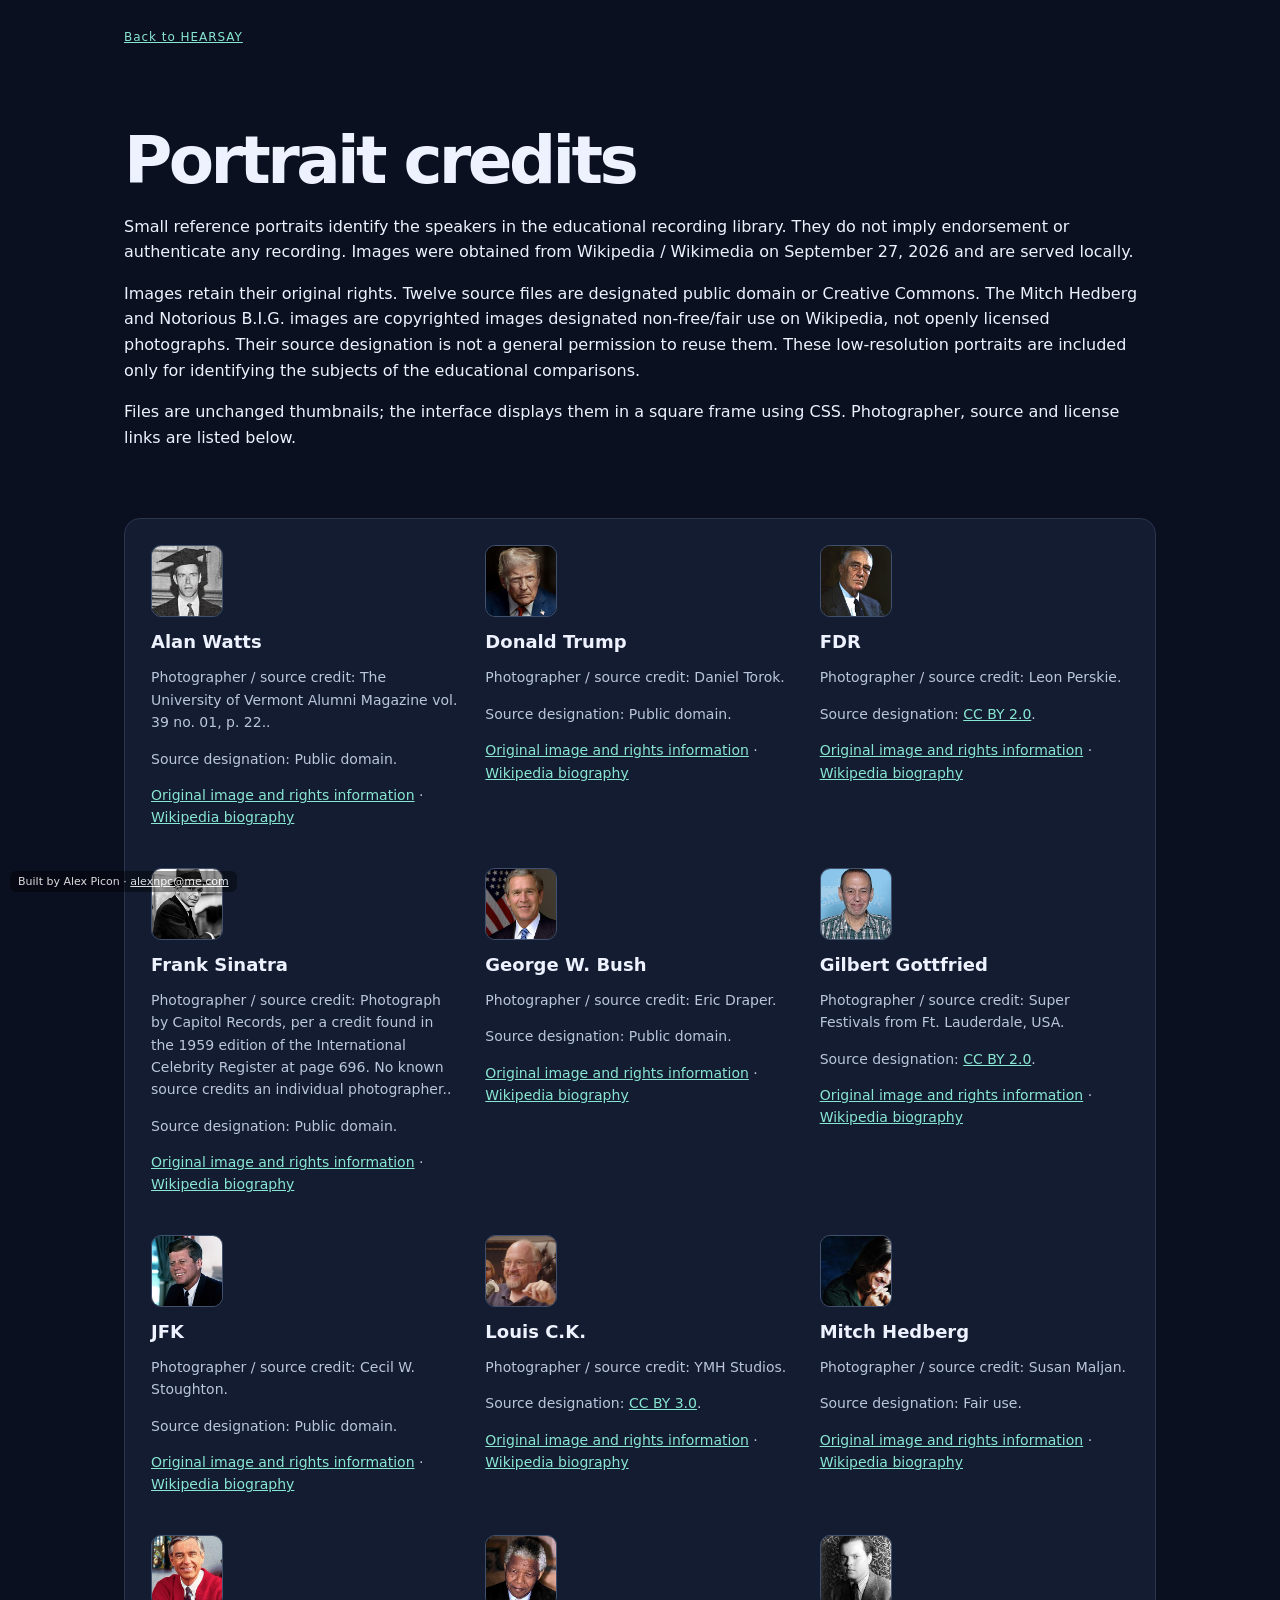
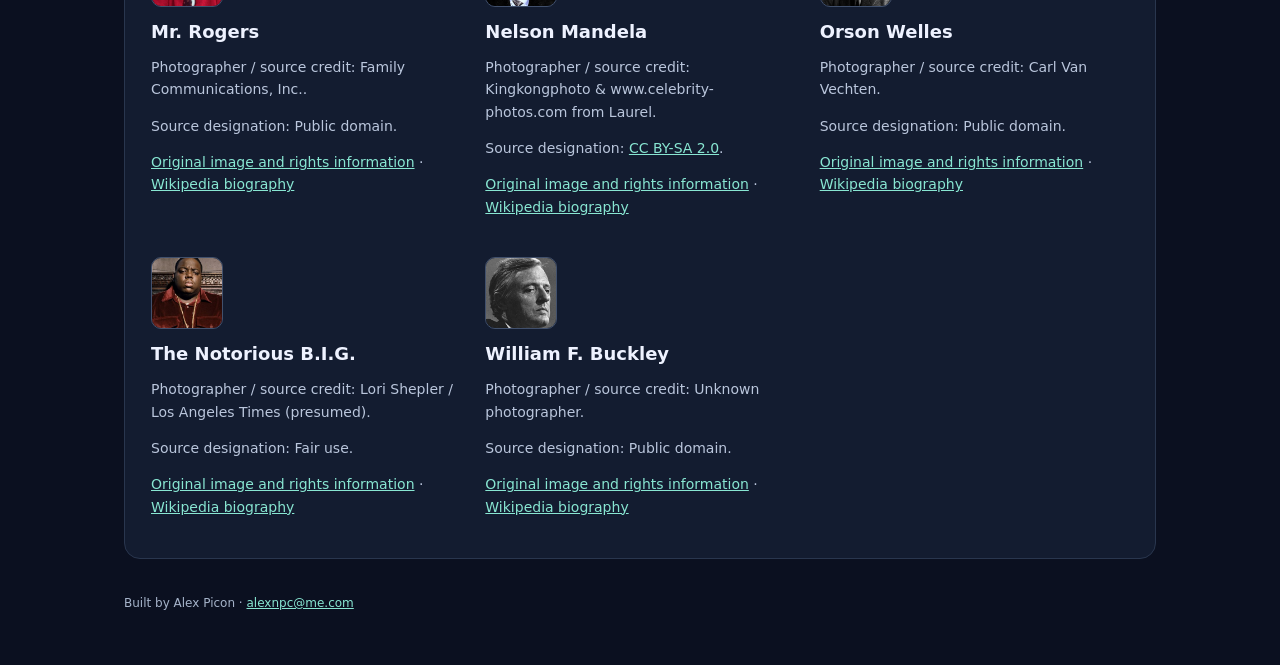
<file: apps/hearsay-compare/portraits/index.html>
<!doctype html>
<!-- Author: Alex Picon <alexnpc@me.com> -->
<html lang="en"><head><meta charset="utf-8"><meta name="author" content="Alex Picon, alexnpc@me.com"><meta name="viewport" content="width=device-width,initial-scale=1"><title>HEARSAY · Portrait credits</title><link rel="stylesheet" href="../style.css"></head><body><main><nav><a href="../">Back to HEARSAY</a></nav><header><h1>Portrait credits</h1><p>Small reference portraits identify the speakers in the educational recording library. They do not imply endorsement or authenticate any recording. Images were obtained from Wikipedia / Wikimedia on September 27, 2026 and are served locally.</p><p>Images retain their original rights. Twelve source files are designated public domain or Creative Commons. The Mitch Hedberg and Notorious B.I.G. images are copyrighted images designated non-free/fair use on Wikipedia, not openly licensed photographs. Their source designation is not a general permission to reuse them. These low-resolution portraits are included only for identifying the subjects of the educational comparisons.</p><p>Files are unchanged thumbnails; the interface displays them in a square frame using CSS. Photographer, source and license links are listed below.</p></header><section class="portrait-credits"><article id="alan-watts"><img class="speaker-photo" src="alan-watts.jpg" width="72" height="72" alt="Portrait of Alan Watts" loading="lazy"><h2>Alan Watts</h2><p>Photographer / source credit: The University of Vermont Alumni Magazine vol. 39 no. 01, p. 22..</p><p>Source designation: Public domain.</p><p><a href="https://commons.wikimedia.org/wiki/File:Alan_Watts_UVM_15_June_1958_Hon._D.D_(cropped).jpg">Original image and rights information</a> · <a href="https://en.wikipedia.org/wiki/Alan_Watts">Wikipedia biography</a></p></article><article id="donald-trump"><img class="speaker-photo" src="donald-trump.jpg" width="72" height="72" alt="Portrait of Donald Trump" loading="lazy"><h2>Donald Trump</h2><p>Photographer / source credit: Daniel Torok.</p><p>Source designation: Public domain.</p><p><a href="https://commons.wikimedia.org/wiki/File:Official_Presidential_Portrait_of_President_Donald_J._Trump_(2025).jpg">Original image and rights information</a> · <a href="https://en.wikipedia.org/wiki/Donald_Trump">Wikipedia biography</a></p></article><article id="fdr"><img class="speaker-photo" src="fdr.jpg" width="72" height="72" alt="Portrait of Franklin D. Roosevelt" loading="lazy"><h2>FDR</h2><p>Photographer / source credit: Leon Perskie.</p><p>Source designation: <a href="https://creativecommons.org/licenses/by/2.0">CC BY 2.0</a>.</p><p><a href="https://commons.wikimedia.org/wiki/File:FDR-1944-Campaign-Portrait_(3x4_retouched,_cropped).jpg">Original image and rights information</a> · <a href="https://en.wikipedia.org/wiki/Franklin_D._Roosevelt">Wikipedia biography</a></p></article><article id="frank-sinatra"><img class="speaker-photo" src="frank-sinatra.jpg" width="72" height="72" alt="Portrait of Frank Sinatra" loading="lazy"><h2>Frank Sinatra</h2><p>Photographer / source credit: Photograph by Capitol Records, per a credit found in the 1959 edition of the International Celebrity Register at page 696. No known source credits an individual photographer..</p><p>Source designation: Public domain.</p><p><a href="https://commons.wikimedia.org/wiki/File:Frank_Sinatra_(1957_studio_portrait_close-up).jpg">Original image and rights information</a> · <a href="https://en.wikipedia.org/wiki/Frank_Sinatra">Wikipedia biography</a></p></article><article id="george-w-bush"><img class="speaker-photo" src="george-w-bush.jpeg" width="72" height="72" alt="Portrait of George W. Bush" loading="lazy"><h2>George W. Bush</h2><p>Photographer / source credit: Eric Draper.</p><p>Source designation: Public domain.</p><p><a href="https://commons.wikimedia.org/wiki/File:George-W-Bush.jpeg">Original image and rights information</a> · <a href="https://en.wikipedia.org/wiki/George_W._Bush">Wikipedia biography</a></p></article><article id="gilbert-gottfried"><img class="speaker-photo" src="gilbert-gottfried.jpg" width="72" height="72" alt="Portrait of Gilbert Gottfried" loading="lazy"><h2>Gilbert Gottfried</h2><p>Photographer / source credit: Super Festivals from Ft. Lauderdale, USA.</p><p>Source designation: <a href="https://creativecommons.org/licenses/by/2.0">CC BY 2.0</a>.</p><p><a href="https://commons.wikimedia.org/wiki/File:Gilbert_Gottfried_(49732474471).jpg">Original image and rights information</a> · <a href="https://en.wikipedia.org/wiki/Gilbert_Gottfried">Wikipedia biography</a></p></article><article id="jfk"><img class="speaker-photo" src="jfk.jpg" width="72" height="72" alt="Portrait of John F. Kennedy" loading="lazy"><h2>JFK</h2><p>Photographer / source credit: Cecil W. Stoughton.</p><p>Source designation: Public domain.</p><p><a href="https://commons.wikimedia.org/wiki/File:John_F._Kennedy,_White_House_color_photo_portrait.jpg">Original image and rights information</a> · <a href="https://en.wikipedia.org/wiki/John_F._Kennedy">Wikipedia biography</a></p></article><article id="louis-c-k"><img class="speaker-photo" src="louis-c-k.png" width="72" height="72" alt="Portrait of Louis C.K." loading="lazy"><h2>Louis C.K.</h2><p>Photographer / source credit: YMH Studios.</p><p>Source designation: <a href="https://creativecommons.org/licenses/by/3.0">CC BY 3.0</a>.</p><p><a href="https://commons.wikimedia.org/wiki/File:Louis_C.K._on_Your_Moms_House_Podcast_2022.png">Original image and rights information</a> · <a href="https://en.wikipedia.org/wiki/Louis_C.K.">Wikipedia biography</a></p></article><article id="mitch-hedberg"><img class="speaker-photo" src="mitch-hedberg.jpg" width="72" height="72" alt="Portrait of Mitch Hedberg" loading="lazy"><h2>Mitch Hedberg</h2><p>Photographer / source credit: Susan Maljan.</p><p>Source designation: Fair use.</p><p><a href="https://en.wikipedia.org/wiki/File:Mitch_Hedberg.jpg">Original image and rights information</a> · <a href="https://en.wikipedia.org/wiki/Mitch_Hedberg">Wikipedia biography</a></p></article><article id="mr-rogers"><img class="speaker-photo" src="mr-rogers.jpg" width="72" height="72" alt="Portrait of Fred Rogers" loading="lazy"><h2>Mr. Rogers</h2><p>Photographer / source credit: Family Communications, Inc..</p><p>Source designation: Public domain.</p><p><a href="https://commons.wikimedia.org/wiki/File:Fred-Rogers_1988_(full)_(cropped).jpg">Original image and rights information</a> · <a href="https://en.wikipedia.org/wiki/Fred_Rogers">Wikipedia biography</a></p></article><article id="nelson-mandela"><img class="speaker-photo" src="nelson-mandela.jpg" width="72" height="72" alt="Portrait of Nelson Mandela" loading="lazy"><h2>Nelson Mandela</h2><p>Photographer / source credit: Kingkongphoto &amp; www.celebrity-photos.com from Laurel.</p><p>Source designation: <a href="https://creativecommons.org/licenses/by-sa/2.0">CC BY-SA 2.0</a>.</p><p><a href="https://commons.wikimedia.org/wiki/File:Nelson_Mandela_1994.jpg">Original image and rights information</a> · <a href="https://en.wikipedia.org/wiki/Nelson_Mandela">Wikipedia biography</a></p></article><article id="orson-welles"><img class="speaker-photo" src="orson-welles.jpg" width="72" height="72" alt="Portrait of Orson Welles" loading="lazy"><h2>Orson Welles</h2><p>Photographer / source credit: Carl Van Vechten.</p><p>Source designation: Public domain.</p><p><a href="https://commons.wikimedia.org/wiki/File:Orson_Welles_1937_cr3-4.jpg">Original image and rights information</a> · <a href="https://en.wikipedia.org/wiki/Orson_Welles">Wikipedia biography</a></p></article><article id="the-notorious-b-i-g"><img class="speaker-photo" src="the-notorious-b-i-g.jpg" width="72" height="72" alt="Portrait of The Notorious B.I.G." loading="lazy"><h2>The Notorious B.I.G.</h2><p>Photographer / source credit: Lori Shepler / Los Angeles Times (presumed).</p><p>Source designation: Fair use.</p><p><a href="https://en.wikipedia.org/wiki/File:Biggie_Smalls_1997.jpg">Original image and rights information</a> · <a href="https://en.wikipedia.org/wiki/The_Notorious_B.I.G.">Wikipedia biography</a></p></article><article id="william-f-buckley"><img class="speaker-photo" src="william-f-buckley.jpg" width="72" height="72" alt="Portrait of William F. Buckley Jr." loading="lazy"><h2>William F. Buckley</h2><p>Photographer / source credit: Unknown photographer.</p><p>Source designation: Public domain.</p><p><a href="https://commons.wikimedia.org/wiki/File:William_F._Buckley,_Jr._Public_Domain_(cropped).jpg">Original image and rights information</a> · <a href="https://en.wikipedia.org/wiki/William_F._Buckley_Jr.">Wikipedia biography</a></p></article></section><footer>Built by Alex Picon · <a href="mailto:alexnpc@me.com">alexnpc@me.com</a></footer></main><div data-credit="alex-picon" style="position:fixed;left:10px;bottom:8px;z-index:2147483647;font:500 11px/1.2 system-ui,sans-serif;padding:4px 8px;border-radius:6px;background:rgba(0,0,0,.45);color:#fff;opacity:.85">Built by Alex Picon · <a href="mailto:alexnpc@me.com" title="Email Alex Picon" style="color:inherit">alexnpc@me.com</a></div></body></html>
</file>
<file: apps/hearsay-compare/style.css>
/* Author: Alex Picon <alexnpc@me.com> */
:root{color-scheme:dark;font-family:system-ui,sans-serif;color:#eef2ff;background:#0b1020}*{box-sizing:border-box}body{margin:0}main{max-width:1080px;margin:auto;padding:30px 24px}nav{display:flex;justify-content:space-between;gap:20px;font-size:12px;letter-spacing:.08em}a{color:#88e6d2}header{padding:65px 0 30px}.eyebrow{color:#88e6d2;letter-spacing:.15em;font-size:12px}h1{font-size:clamp(38px,6vw,66px);letter-spacing:-.055em;line-height:1.04;margin:18px 0}.intro{font-size:18px;max-width:660px;color:#bac6dc;line-height:1.7}.safety{padding:18px 22px;border:1px solid #29544e;border-radius:12px;color:#a2e7d9;background:#10282b;font-size:14px}section{background:#131c30;border:1px solid #29364e;padding:26px;border-radius:16px;margin:22px 0}h2{margin:0 0 12px;font-size:21px}p{line-height:1.6}label{display:block;font-size:14px}input[type=password],input[type=file]{display:block;width:100%;padding:13px;margin:10px 0 18px;border:1px solid #41506c;border-radius:8px;background:#0b1020;color:inherit}input[type=checkbox]{accent-color:#80e0ca}.models{display:grid;grid-template-columns:repeat(auto-fit,minmax(190px,1fr));gap:12px;margin:20px 0}.models label{padding:14px;background:#1c2941;border-radius:8px}.muted{color:#a6b4ca;font-size:14px}button{padding:13px 20px;background:#88e6d2;color:#10282b;font:700 14px system-ui;border:0;border-radius:8px;cursor:pointer}button.secondary{background:#263652;color:#eee}button:disabled{opacity:.5}details{margin:18px 0;color:#bac6dc}summary{cursor:pointer}pre,code{overflow-wrap:anywhere;white-space:pre-wrap}pre{padding:14px;background:#0b1020;border-radius:8px}.job{border-top:1px solid #35415b;padding:16px 0}.table-wrap{overflow-x:auto}table{width:100%;border-collapse:collapse;font-size:14px;text-align:left}td,th{padding:12px 8px;border-bottom:1px solid #29364e}th{color:#a6b4ca}.status{color:#88e6d2}#message{color:#ffd58c}footer{font-size:12px;padding:15px 0 25px;color:#a6b4ca}.unavailable{display:flex;justify-content:space-between;gap:20px;border-bottom:1px solid #29364e;padding:13px 0;font-size:14px}@media(max-width:600px){nav span{display:none}section{padding:18px}main{padding:20px 14px}.unavailable{display:block}.unavailable span{display:block;color:#a6b4ca}button{margin-bottom:8px}}

.transport-note{border-left:3px solid #dca953;padding:10px 14px;background:#2b271e;color:#f4d398;font-size:14px}

select{display:block;width:100%;padding:13px;margin:10px 0 18px;border:1px solid #41506c;border-radius:8px;background:#0b1020;color:inherit;font:inherit}

/* Analysis-mode controls. */
#mode-picker{border:0;padding:0;margin:20px 0 10px}#mode-picker legend{font-weight:700;margin-bottom:12px}.mode-options{display:grid;grid-template-columns:repeat(2,minmax(0,1fr));gap:12px}.mode-card{position:relative;border:1px solid #41506c;border-radius:10px;padding:17px;cursor:pointer;background:#0b1020}.mode-card input{margin:0 9px 0 0;accent-color:#88e6d2}.mode-card strong{font-size:17px}.mode-card span,.mode-card small{display:block;margin-top:8px;line-height:1.45;color:#b9c6dc}.mode-card small{font-size:12px}.mode-card:has(input:checked){border-color:#88e6d2;background:#173432;box-shadow:0 0 0 1px #88e6d2}.mode-card:has(input:focus-visible){outline:3px solid #b1c9ff;outline-offset:3px}.mode-card:has(input:disabled){opacity:.5;cursor:not-allowed}#custom-models[hidden]{display:none}@media(max-width:540px){.mode-options{grid-template-columns:1fr}}

.sample-library { margin: 1.5rem 0; padding: 1rem; border: 1px solid #334155; border-radius: 12px; }
.sample-library audio { width: 100%; margin-top: .5rem; }
.sample-library select { width: 100%; }

/* Listening game and evidence-led learning sections. */
html{scroll-behavior:smooth;scroll-padding-top:18px}.section-nav{flex-wrap:wrap;padding:16px 0;font-size:14px;letter-spacing:0}.section-nav a{padding:8px 0}a:focus-visible,button:focus-visible,input:focus-visible,select:focus-visible,summary:focus-visible{outline:3px solid #b1c9ff;outline-offset:4px}.game-section{border-color:#39796c;background:linear-gradient(140deg,#173331,#131c30 65%)}.game-toolbar{display:flex;align-items:center;gap:20px;flex-wrap:wrap}.game-toolbar label{flex:1;min-width:180px}.game-toolbar p{font-variant-numeric:tabular-nums}.duel-grid{display:grid;grid-template-columns:1fr 1fr;gap:18px;margin:24px 0}.clip-card{padding:22px;border:1px solid #41506c;border-radius:12px;background:#0b1020}.clip-letter{display:inline-flex;align-items:center;justify-content:center;width:44px;height:44px;border-radius:50%;background:#263652;color:#b1c9ff;font-size:24px;font-weight:800}.clip-card audio{width:100%;display:block;margin:20px 0}.clip-card button{display:block;width:100%;margin-top:12px}.clip-card button[hidden]{display:none}.answer{min-height:24px;font-weight:700}.revealed-real{border-color:#88e6d2}.revealed-synthetic{border-color:#f4ba86}.revealed-synthetic .answer{color:#f4ba86}.revealed-real .answer{color:#88e6d2}.fact-grid{display:grid;grid-template-columns:repeat(3,minmax(0,1fr));gap:22px;margin:28px 0}.fact-grid article{padding:20px;border-radius:12px;background:#0b1020;border:1px solid #29364e}.fact-grid h3{font-size:17px}.fact-grid p{color:#bac6dc;font-size:14px}.big-number{font-size:clamp(32px,4vw,45px);letter-spacing:-.04em;color:#88e6d2}.workflow{padding-left:22px;line-height:1.8}.workflow li{padding:7px 0}.learning-lab{padding:20px;background:#10282b;border:1px solid #29544e;border-radius:12px;margin-top:25px}.learning-lab input{width:100%;accent-color:#88e6d2;margin:20px 0}.sample-library input[type=search]{width:100%;padding:13px;border:1px solid #41506c;border-radius:8px;background:#0b1020;color:inherit;margin:10px 0 18px}@media(max-width:700px){.fact-grid,.duel-grid{grid-template-columns:1fr}.game-toolbar{gap:10px}.clip-card{padding:16px}}@media(prefers-reduced-motion:reduce){html{scroll-behavior:auto}}

/* Uniform locally served speaker portraits. */
.speaker-heading{display:flex;align-items:center;gap:16px;margin:18px 0}.speaker-heading h3{margin:0}.speaker-portrait{display:inline-flex;flex-direction:column;align-items:center;gap:5px;flex-shrink:0}.speaker-portrait[hidden]{display:none}.speaker-photo{display:block;width:72px;height:72px;object-fit:cover;object-position:center 28%;border-radius:10px;border:1px solid #41506c}.portrait-credit{font-size:11px}.portrait-credits{display:grid;grid-template-columns:repeat(auto-fit,minmax(230px,1fr));gap:25px}.portrait-credits article{min-width:0;overflow-wrap:anywhere}.portrait-credits h2{font-size:18px;margin-top:14px}.portrait-credits p{font-size:14px;color:#bac6dc}
</file>
